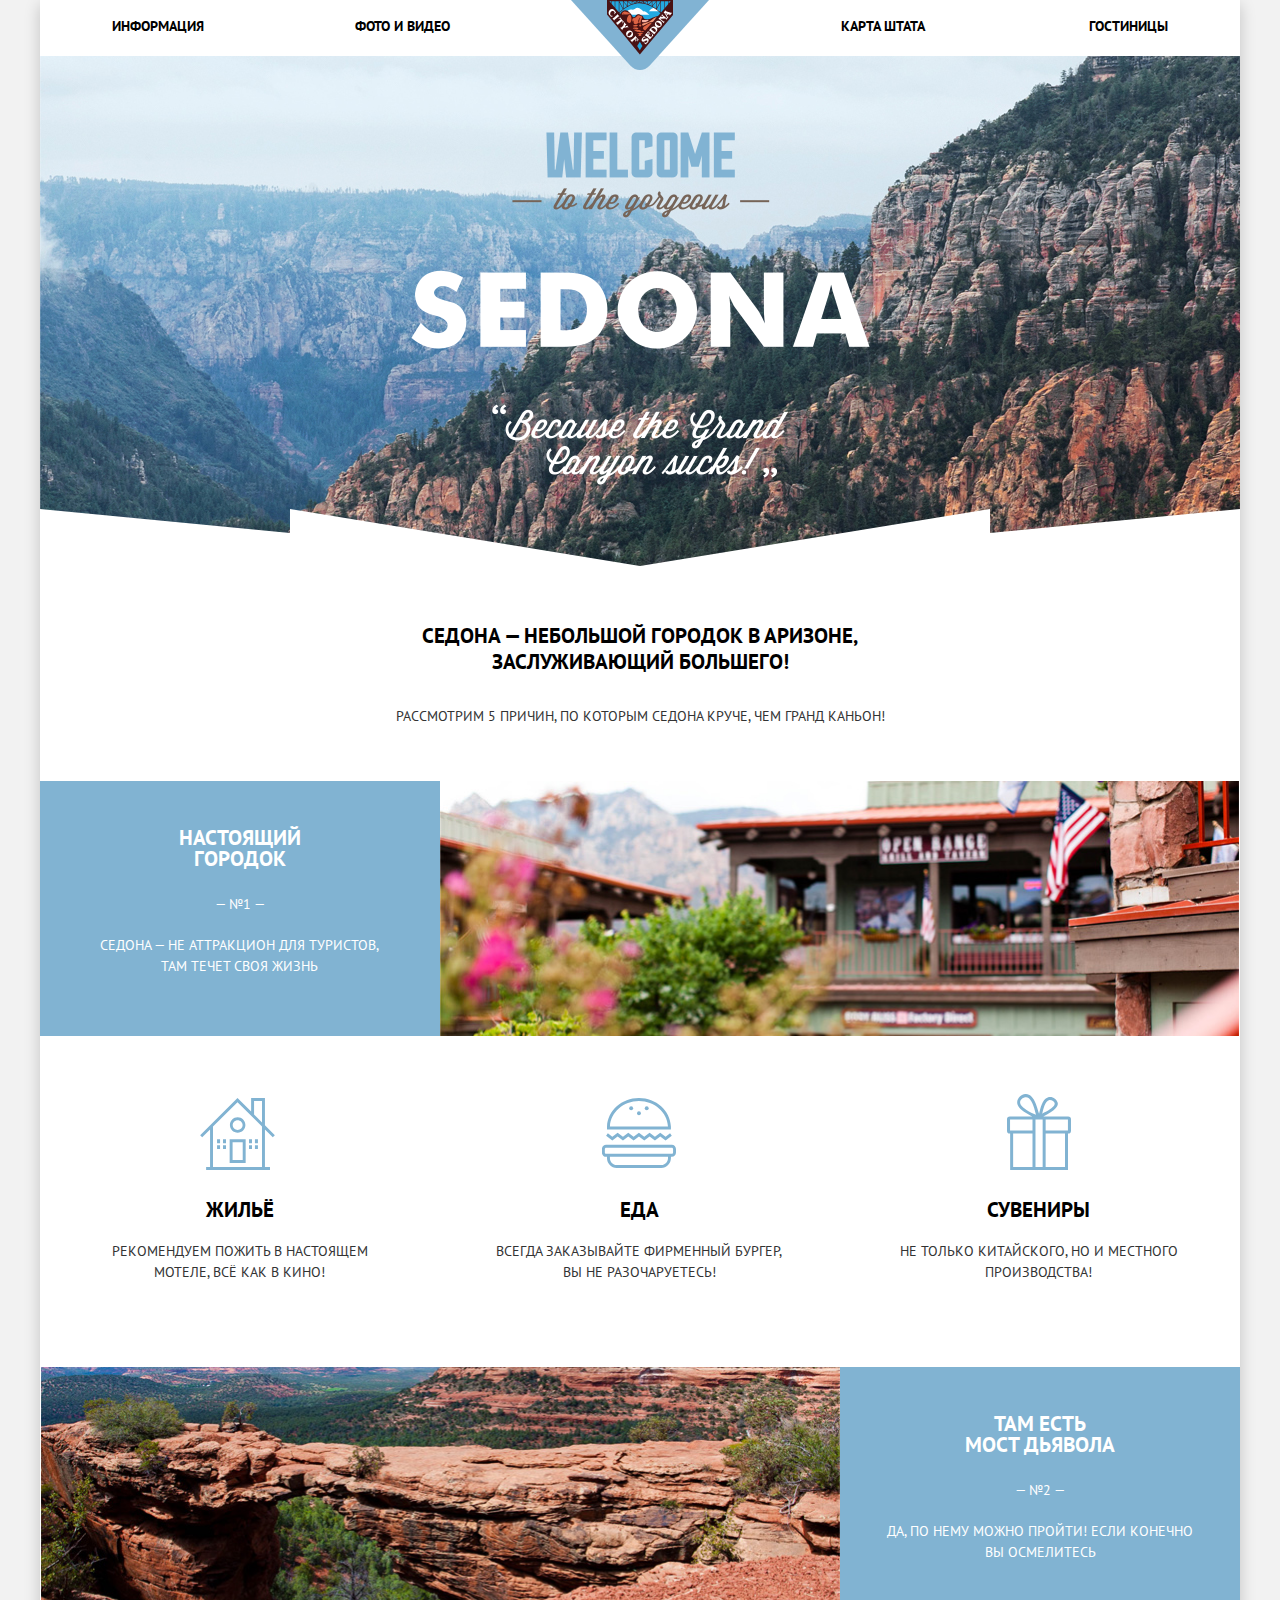
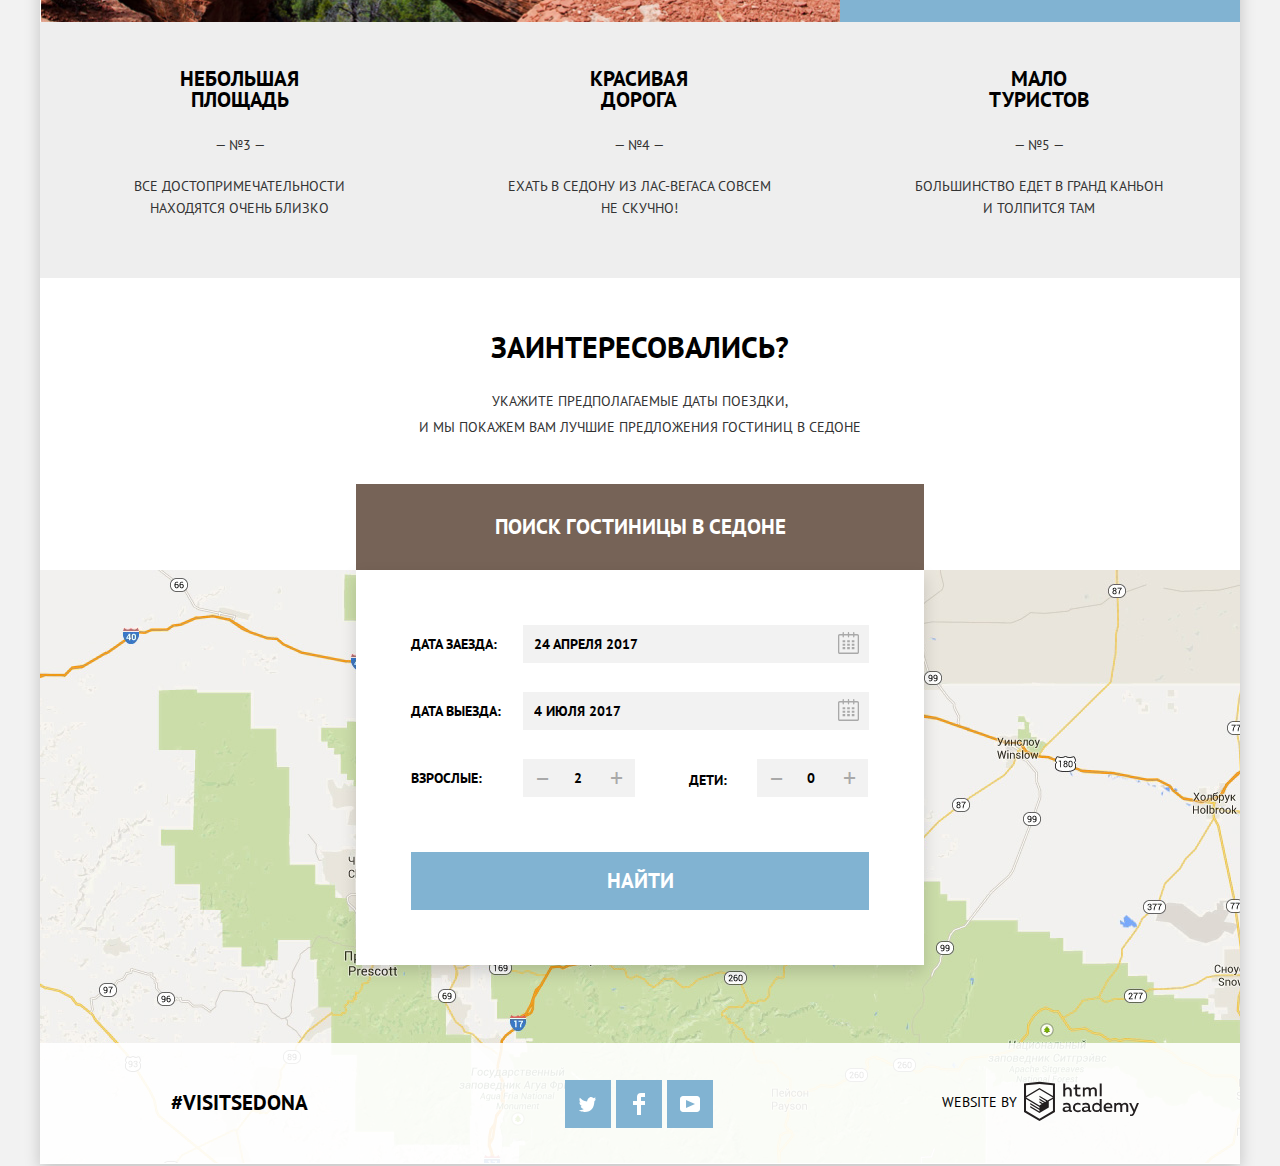
<file: index.html>
<!DOCTYPE html>
<html lang="ru">
  <head>
    <meta charset="utf-8">
    <title>HTML Academy: Седона</title>
    <link href="https://fonts.googleapis.com/css?family=PT+Sans:400,700&amp;subset=cyrillic" rel="stylesheet">
    <link href="css/normalize.css" rel="stylesheet">
    <link href="css/style.min.css" rel="stylesheet">
  </head>
  <body>
    <header class="main-header">
      <nav class="main-navigation">
        <a class="main-header-logo">
        <img src="img/logo-sedona.svg" width="138" height="71" alt="Логотип Sedona">
        </a>
        <ul class="site-navigation site-navigation-left">
          <li><a href="info.html">Информация</a></li>
          <li><a href="photo_and_video.html">Фото и Видео</a></li>
        </ul>
        <ul class="site-navigation site-navigation-right">
          <li><a href="map_of_state.html">Карта штата</a></li>
          <li><a href="hotels.html">Гостиницы</a></li>
        </ul>
      </nav>
    </header>
    <main class="container">
      <div class="background">
        <!--здесь располагаются картинки фона и маски -->
      </div>
      <h1 class="visually-hidden">Sedona</h1>
      <section class="slogan">
        <h2 class="slogan-main">Седона — небольшой городок в Аризоне,<br> заслуживающий большего! </h2>
        <p class="features-text">Рассмотрим 5 причин, по которым Седона круче, чем гранд каньон!</p>
      </section>
      <section class="features">
        <div class="index-columns">
          <ul class="features-list">
            <li class="feature-item-1">
              <div class="feature-item-blue">
                <h2>Настоящий городок</h2>
                <p>  — №1  —  <br>
                <p>Седона  — не аттракцион для туристов,<br>
                  там течет своя жизнь
                </p>
              </div>
              <div class="feature-item-image flag">
              </div>
              <ul class="feature-item-advantage">
                <li class="feature-item-advantage-house">
                  <h3 class="feature-item-advantage-header">Жильё</h3>
                  <p class="feature-item-advantage-text">Рекомендуем пожить в настоящем <br>
                    мотеле, всё как в кино!
                  </p>
                </li>
                <li class="feature-item-advantage-food">
                  <h3 class="feature-item-advantage-header">Еда</h3>
                  <p class="feature-item-advantage-text">Всегда заказывайте фирменный бургер, <br>
                    вы не разочаруетесь!
                  </p>
                </li>
                <li class="feature-item-advantage-souvenirs">
                  <h3 class="feature-item-advantage-header">Сувениры</h3>
                  <p class="feature-item-advantage-text">Не только китайского, но и местного <br>
                    производства!
                  </p>
                </li>
              </ul>
            </li>
            <li class="feature-item-2">
              <div class="feature-item-blue ">
                <h2>Там есть <br> мост дьявола</h2>
                <p class="feature-item-devil">  — №2  — </p>
                <p class="feature-item-devil">Да, по нему можно пройти! Если конечно<br>вы осмелитесь</p>
              </div>
              <div class="feature-item-image devil-bridge">
              </div>
            </li>
            <li class="other-items">
              <div class="feature-item-gray">
                <h2>Небольшая <br> площадь</h2>
                <p>  — №3  —  </p>
                <p class="feature-item-gray-text">Все достопримечательности </p>
                <p class="feature-item-gray-text">находятся очень близко </p>
              </div>
              <div class="feature-item-gray">
                <h2>Красивая <br> дорога</h2>
                <p>  — №4  —  </p>
                <p class="feature-item-gray-text">Ехать в Седону из Лас-Вегаса совсем </p>
                <p class="feature-item-gray-text">не скучно!</p>
              </div>
              <div class="feature-item-gray">
                <h2>Мало <br> туристов</h2>
                <p>  — №5  — </p>
                <p class="feature-item-gray-text">Большинство едет в Гранд Каньон</p>
                <p class="feature-item-gray-text">и толпится там</p>
              </div>
            </li>
          </ul>
        </div>
      </section>
      <section class="booking">
        <div class="booking-info-outline">
          <h2>Заинтересовались?</h2>
          <p class="booking-info">Укажите предполагаемые даты поездки,
          <p class="booking-info"> и мы покажем вам лучшие предложения гостиниц в Седоне</p>
        </div>
        <div class="booking-form-outline">
          <button type="button" class="booking-form-title" aria-label="Поиск гостиницы">Поиск гостиницы в Седоне</button>
          <form class="booking-form" action="https://echo.htmlacademy.ru" method="post">
            <p class="booking-item">
              <label class="arrival-date" for="arrival-input">Дата заезда:</label>
              <input id="arrival-input" type="text" name="date-in" value="24 АПРЕЛЯ 2017">
              <button type="button" class="booking-form-calendar" aria-label="выбрать дату">
                <svg class="calendar-icon" xmlns="http://www.w3.org/2000/svg" width="21" height="22" viewBox="0 0 21 22">
                  <title>Иконка календаря</title>
                  <path d="M19.251 2.025h-2.845V.648c0-.381-.294-.689-.656-.689-.363 0-.656.308-.656.689v1.377h-3.938V.648c0-.381-.294-.689-.655-.689-.363 0-.657.308-.657.689v1.377H5.906V.648c0-.381-.294-.689-.656-.689-.363 0-.657.308-.657.689v1.377H1.75C.784 2.025 0 2.847 0 3.862v16.302C0 21.179.784 22 1.75 22h17.501c.966 0 1.749-.821 1.749-1.836V3.862c0-1.015-.783-1.837-1.749-1.837zm.437 18.139a.448.448 0 0 1-.437.459H1.75a.45.45 0 0 1-.438-.459V3.862a.45.45 0 0 1 .438-.459h2.844v1.378c0 .381.294.689.657.689.362 0 .656-.308.656-.689V3.403h3.938v1.378c0 .381.294.689.657.689.361 0 .655-.308.655-.689V3.403h3.938v1.378c0 .381.293.689.656.689.362 0 .656-.308.656-.689V3.403h2.845c.241 0 .437.206.437.459v16.302z"/>
                  <path d="M4.594 8.225h2.625v2.066H4.594zM4.594 11.668h2.625v2.067H4.594zM4.594 15.112h2.625v2.066H4.594zM9.188 15.112h2.625v2.066H9.188zM9.188 11.668h2.625v2.067H9.188zM9.188 8.225h2.625v2.066H9.188zM13.781 15.112h2.625v2.066h-2.625zM13.781 11.668h2.625v2.067h-2.625zM13.781 8.225h2.625v2.066h-2.625z"/>
                </svg>
              </button>
            </p>
            <p class="booking-item">
              <label class="departure-date" for="departure-input">Дата выезда:</label>
              <input id="departure-input" type="text" name="date-out" value="4 ИЮЛЯ 2017">
              <button type="button" class="booking-form-calendar" aria-label="выбрать дату">
                <svg class="calendar-icon" xmlns="http://www.w3.org/2000/svg" width="21" height="22" viewBox="0 0 21 22">
                  <title>Иконка календаря</title>
                  <path d="M19.251 2.025h-2.845V.648c0-.381-.294-.689-.656-.689-.363 0-.656.308-.656.689v1.377h-3.938V.648c0-.381-.294-.689-.655-.689-.363 0-.657.308-.657.689v1.377H5.906V.648c0-.381-.294-.689-.656-.689-.363 0-.657.308-.657.689v1.377H1.75C.784 2.025 0 2.847 0 3.862v16.302C0 21.179.784 22 1.75 22h17.501c.966 0 1.749-.821 1.749-1.836V3.862c0-1.015-.783-1.837-1.749-1.837zm.437 18.139a.448.448 0 0 1-.437.459H1.75a.45.45 0 0 1-.438-.459V3.862a.45.45 0 0 1 .438-.459h2.844v1.378c0 .381.294.689.657.689.362 0 .656-.308.656-.689V3.403h3.938v1.378c0 .381.294.689.657.689.361 0 .655-.308.655-.689V3.403h3.938v1.378c0 .381.293.689.656.689.362 0 .656-.308.656-.689V3.403h2.845c.241 0 .437.206.437.459v16.302z"/>
                  <path d="M4.594 8.225h2.625v2.066H4.594zM4.594 11.668h2.625v2.067H4.594zM4.594 15.112h2.625v2.066H4.594zM9.188 15.112h2.625v2.066H9.188zM9.188 11.668h2.625v2.067H9.188zM9.188 8.225h2.625v2.066H9.188zM13.781 15.112h2.625v2.066h-2.625zM13.781 11.668h2.625v2.067h-2.625zM13.781 8.225h2.625v2.066h-2.625z"/>
                </svg>
              </button>
            </p>
            <div class="guests">
              <p class="adults">
                <label for="adults-guests">Взрослые:</label>
                <span class="number-of-people">
                <button type="button" class="booking-form-minus" aria-label= "уменьшить число взрослых">&ndash;
                </button>
                <input id="adults-guests" type="text" name="guests" value="2">
                <button type="button" class="booking-form-plus" aria-label="увеличить число взрослых">+</button>
                </span>
              </p>
              <p class="children">
                <label for="children-guests">Дети:</label>
                <span class="number-of-people">
                <button type="button" class="booking-form-minus" aria-label="уменьшить число детей">&ndash;</button>
                <input id="children-guests" type="text" name="kids-guests" value="0">
                <button type="button" class="booking-form-plus" aria-label="увеличить число детей">+</button>
                </span>
              </p>
            </div>
            <button type="submit" class="button">Найти</button>
          </form>
        </div>
      </section>
    </main>
    <div class="map">
      <iframe src="https://www.google.com/maps/embed?pb=!1m18!1m12!1m3!1d52385.18050594561!2d-111.830157828066!3d34.85437338108078!2m3!1f0!2f0!3f0!3m2!1i1024!2i768!4f13.1!3m3!1m2!1s0x872da132f942b00d%3A0x5548c523fa6c8efd!2z0KHQtdC00L7QvdCwLCDQkNGA0LjQt9C-0L3QsCA4NjMzNiwg0KHQqNCQ!5e0!3m2!1sru!2sru!4v1537289877842" width="1200" height="593" allowfullscreen></iframe>
    </div>
    <footer class="main-footer">
      <div class="footer-hashtag">
        <a class="hastag" href="https://www.instagram.com/htmlacademy">#visitSEDONA</a>
      </div>
      <div class="footer-social">
        <ul class="social-outline">
          <li>
            <a class="social-button" href="https://twitter.com/htmlacademy_ru">
              <span class="visually-hidden">Twitter</span>
              <svg xmlns="http://www.w3.org/2000/svg" xmlns:xlink="http://www.w3.org/1999/xlink" width="17" height="15" viewBox="0 0 17 15">
                <path fill="#FFF" d="M10.95.144c1.685-.496 2.984.27 3.577 1.179.673-.231 1.331-.481 2.011-.708a2.345 2.345 0 0 1-.857 1.768c.685.17 1.304-.491 1.304-.491-.169 1-1.006 1.788-1.563 2.024-.231 6.75-3.175 11.217-10.077 11.082h-.446c-.41 0-4.164-.46-4.898-1.887 2.271.196 3.893-.422 4.693-1.177-.96-.3-2.679-.477-2.979-2.95.349.106.564.228 1.19.119C1.705 8.247.374 7.53.448 5.33c.285.328 1.067.536 1.34.472C1.085 5.561-.182 2.442.894.85c1.818 1.854 3.735 3.606 7.152 3.773C8.254 2.33 9.183.793 10.95.144z"/>
              </svg>
            </a>
          </li>
          <li>
            <a class="social-button" href="https://www.facebook.com/htmlacademy">
              <span class="visually-hidden">Facebook</span>
              <svg xmlns="http://www.w3.org/2000/svg" width="12" height="22" viewBox="0 0 12 22">
                <path fill="#FFF" d="M12 4V0H8a4 4 0 0 0-4 4v4H0v4h4v10h4V12h4V8H8V4h4z"/>
              </svg>
            </a>
          </li>
          <li>
            <a class="social-button" href="https://www.youtube.com/user/htmlacademyru">
              <span class="visually-hidden">YouTube</span>
              <svg xmlns="http://www.w3.org/2000/svg" xmlns:xlink="http://www.w3.org/1999/xlink" width="20" height="16" viewBox="0 0 20 16">
                <path fill="#FFF" d="M17 0H3C1.35 0 0 1.35 0 3v10c0 1.65 1.35 3 3 3h14c1.65 0 3-1.35 3-3V3c0-1.65-1.35-3-3-3zM6.027 11.998V4.002L15.014 8l-8.987 3.998z"/>
              </svg>
            </a>
          </li>
        </ul>
      </div>
      <p class="footer-copyright">
        <span class="website-by">Website by</span>
        <a class="icon-copyright" href="https://htmlacademy.ru/intensive/htmlcss">
          <span class="visually-hidden">HTMLACADEMY</span>
          <svg id="Layer_1" data-name="Layer 1" xmlns="http://www.w3.org/2000/svg" width="115" height="41" viewBox="0 0 108.08 36.85">
            <path d="M44.61,26.88a2,2,0,0,0,.55-0.1v1.33a3.25,3.25,0,0,1-1.18.21,1.67,1.67,0,0,1-1.67-1,4.84,4.84,0,0,1-3.14,1.08c-1.51,0-2.91-.83-2.91-2.55,0-2.13,2-2.79,3.71-2.79a11.08,11.08,0,0,1,2.17.25v-0.3c0-1-.76-1.77-2.19-1.77a7.42,7.42,0,0,0-3,.64v-1.7a10.21,10.21,0,0,1,3.19-.55c2.36,0,3.81,1.12,3.81,3.65v3a0.54,0.54,0,0,0,.49.59h0.17Zm-6.44-1.13A1.35,1.35,0,0,0,39.63,27h0.11a3.39,3.39,0,0,0,2.41-1V24.58a9.72,9.72,0,0,0-1.81-.21c-1,0-2.16.33-2.16,1.38h0Zm12.36-6.11a5,5,0,0,1,2.57.64V22a4.08,4.08,0,0,0-2.3-.7,2.75,2.75,0,1,0,0,5.49,5,5,0,0,0,2.43-.64v1.71a6.27,6.27,0,0,1-2.76.57A4.21,4.21,0,0,1,46,24.51q0-.21,0-0.41a4.32,4.32,0,0,1,4.18-4.46h0.38Zm12.17,7.24a2,2,0,0,0,.55-0.1v1.33a3.25,3.25,0,0,1-1.18.21,1.67,1.67,0,0,1-1.67-1,4.84,4.84,0,0,1-3.14,1.08c-1.51,0-2.91-.83-2.91-2.55,0-2.13,2-2.79,3.71-2.79a11.08,11.08,0,0,1,2.17.25v-0.3c0-1-.76-1.77-2.19-1.77a7.42,7.42,0,0,0-3,.64v-1.7a10.21,10.21,0,0,1,3.19-.55c2.36,0,3.81,1.12,3.81,3.65v3a0.54,0.54,0,0,0,.49.59h0.17Zm-6.44-1.13A1.35,1.35,0,0,0,57.73,27h0.11a3.39,3.39,0,0,0,2.41-1V24.58a9.72,9.72,0,0,0-1.81-.21c-1.06,0-2.16.33-2.16,1.38h0ZM73,16V28.2H71.35V26.88a3.88,3.88,0,0,1-3.19,1.54,4.4,4.4,0,0,1,0-8.78,3.81,3.81,0,0,1,3,1.3V16H73Zm-4.53,5.22a2.76,2.76,0,1,0,0,5.52A2.86,2.86,0,0,0,71.15,25V23A2.91,2.91,0,0,0,68.49,21.27ZM79,19.64c3.31,0,4.46,2.68,3.92,5.09H76.7c0.21,1.5,1.67,2.11,3.19,2.11a6.11,6.11,0,0,0,2.64-.59v1.6a7.14,7.14,0,0,1-3,.57C77,28.42,74.78,27,74.78,24a4.18,4.18,0,0,1,4-4.39H79Zm0.09,1.54a2.28,2.28,0,0,0-2.44,2.1v0.06H81.3A2,2,0,0,0,79.13,21.18Zm5.73,7V19.87h1.65v1a3.81,3.81,0,0,1,2.78-1.27A2.86,2.86,0,0,1,91.89,21a4.12,4.12,0,0,1,2.91-1.33A3.06,3.06,0,0,1,98,23V28.2h-1.9V23.05a1.59,1.59,0,0,0-1.42-1.75H94.42a2.8,2.8,0,0,0-2.07,1.12V28.2h-1.9V23.05A1.59,1.59,0,0,0,89,21.31H88.8a3,3,0,0,0-2.21,1.29v5.63H84.86Zm21.31-8.33h1.9l-3.91,9.46c-0.9,2.17-2.09,2.86-3.35,2.86a4.76,4.76,0,0,1-1.1-.14V30.46a2.86,2.86,0,0,0,.85.12c0.9,0,1.58-.64,2.07-1.9l0.17-.42-4-8.4h2l2.86,6.29ZM38.73,1.46V6.22a3.81,3.81,0,0,1,2.7-1.14,3.25,3.25,0,0,1,3.44,3.4v5.15H43V8.72a1.81,1.81,0,0,0-1.61-2h-0.3a2.93,2.93,0,0,0-2.32,1.39v5.52h-1.9V1.46h1.9ZM49.94,2.31v3h3V6.91h-3v3.81c0,1.1.5,1.46,1.58,1.46a4.49,4.49,0,0,0,1.69-.33v1.6A6.8,6.8,0,0,1,51,13.8a2.55,2.55,0,0,1-2.86-2.74V6.89H46.58V5.26h1.5V2.74Zm5.4,11.31V5.28H57v1A3.81,3.81,0,0,1,59.77,5a2.86,2.86,0,0,1,2.6,1.33A4.12,4.12,0,0,1,65.28,5,3.06,3.06,0,0,1,68.44,8.4v5.21h-1.9V8.46a1.59,1.59,0,0,0-1.42-1.75H64.89a2.8,2.8,0,0,0-2.07,1.12v5.78h-1.9V8.46A1.59,1.59,0,0,0,59.5,6.71H59.27A3,3,0,0,0,57.06,8v5.63H55.34ZM71.17,1.45H73V13.6H71.17V1.45ZM14.71,0H14.55L0,1.54V28.21l14.55,8.66,14.55-8.66V1.54Zm12.5,27.1L14.55,34.64,1.9,27.12V16.18l12.59,7.5V25L5.86,19.9v1.31l8.68,5.21v1.39L5.87,22.65V24l8.68,5.21,8.75-5.24V18.31L27.2,16V27.12Zm0-12.53-3.48,2-1.6,1L14.51,13v1.31L21,18.23H21l-0.14.09-1,.54-5.37-3.2V17l4.24,2.52-1,.67-3.2-1.9v1.31l2.1,1.24L14.5,22.1,2,14.65,14.51,7.11Zm0-1.32L14.49,5.76,1.91,13.25v-10L14.56,1.92,27.21,3.25v10h0Z" transform="translate(0 -0.02)" fill="#231f20"/>
          </svg>
        </a>
      </p>
    </footer>
    <script src="js/script.min.js"></script>
  </body>
</html>
</file>
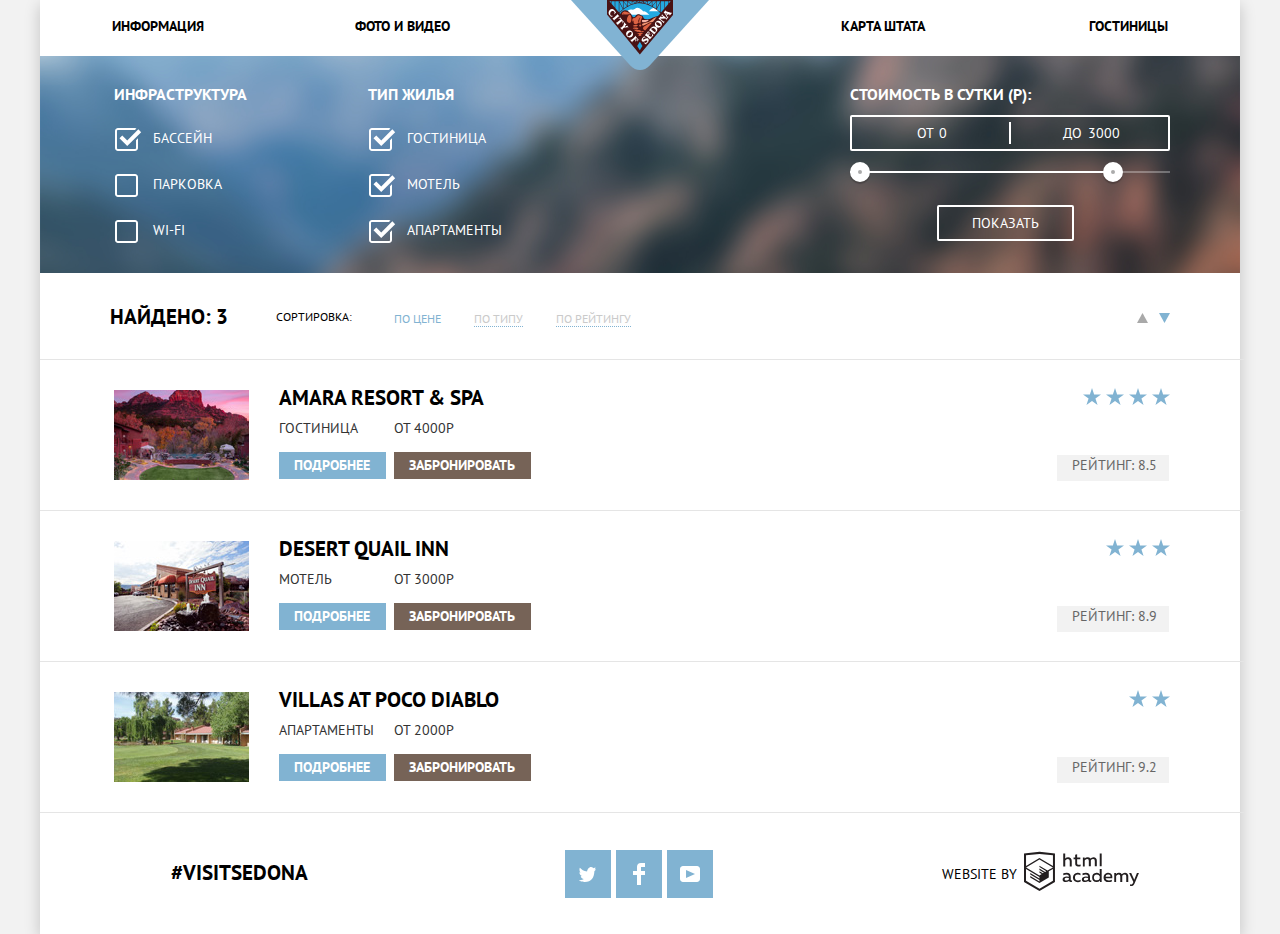
<file: hotels.html>
<!DOCTYPE html>
<html lang="ru">
  <head>
    <meta charset="utf-8">
    <title>HTML Academy: Седона</title>
    <link href="https://fonts.googleapis.com/css?family=PT+Sans:400,700&amp;subset=cyrillic" rel="stylesheet">
    <link href="css/normalize.css" rel="stylesheet">
    <link href="css/style.min.css" rel="stylesheet">
  </head>
  <body class="inner-page">
    <header class="main-header">
      <nav class="main-navigation">
        <a class="main-header-logo" href="index.html">
        <img src="img/logo-sedona.svg" width="138" height="71" alt="Логотип Sedona">
        </a>
        <ul class="site-navigation site-navigation-left">
          <li><a href="info.html">Информация</a></li>
          <li><a href="photo_and_video.html">Фото и Видео</a></li>
        </ul>
        <ul class="site-navigation site-navigation-right">
          <li><a href="map_of_state.html">Карта штата</a></li>
          <li><a href="hotels.html">Гостиницы</a></li>
        </ul>
      </nav>
    </header>
    <main class="content">
      <section class="filters">
        <h1 class="visually-hidden"> Фильтры жилья </h1>
        <form class="filter" method="get" action="https://echo.htmlacademy.ru">
          <div class="infrastructure">
            <fieldset>
              <legend>Инфраструктура</legend>
              <ul class="filter-ul">
                <li class="filter-option">
                  <input class="filter-input filter-input-checkbox visually-hidden" type="checkbox" name="pool" id="filter-pool" checked>
                  <label for="filter-pool">Бассейн</label>
                </li>
                <li class="filter-option">
                  <input class="filter-input filter-input-checkbox visually-hidden" type="checkbox" name="parking" id="filter-parking">
                  <label for="filter-parking">Парковка</label>
                </li>
                <li class="filter-option">
                  <input class=" filter-input filter-input-checkbox visually-hidden" type="checkbox" name="wi-fi" id="filter-wifi">
                  <label for="filter-wifi">WI-FI</label>
                </li>
              </ul>
            </fieldset>
          </div>
          <div class="accommodation">
            <fieldset>
              <legend>Тип жилья</legend>
              <ul class="filter-ul">
                <li class="filter-option">
                  <input class=" filter-input filter-input-checkbox visually-hidden" type="checkbox" name="hotel" id="filter-hotel" checked>
                  <label for="filter-hotel">Гостиница</label>
                </li>
                <li class="filter-option">
                  <input class=" filter-input filter-input-checkbox visually-hidden" type="checkbox" name="motel" id="filter-motel" checked>
                  <label for="filter-motel">Мотель</label>
                </li>
                <li class="filter-option">
                  <input class=" filter-input filter-input-checkbox visually-hidden" type="checkbox" name="apartments" id="filter-apartments" checked>
                  <label for="filter-apartments">Апартаменты</label>
                </li>
              </ul>
            </fieldset>
          </div>
          <div class="price-filter">
            <div class="filter-range-title">Стоимость в сутки (р):</div>
            <div class="price-controls">
              <label class="min-price">от <input type="text" name="min-price" value="0"></label>
              <label class="max-price">до <input type="text" name="max-price" value="3000"></label>
            </div>
            <div class="range-controls">
              <div class="scale">
                <div class="bar"></div>
              </div>
              <div class="range-toggle range-toggle-min" title="Ползунок минимальной цены"></div>
              <div class="range-toggle range-toggle-max" title="Ползунок максимальной цены"></div>
            </div>
            <button class="btn-transparent" type="submit">Показать</button>
          </div>
        </form>
      </section>
      <section class="sorting">
        <h2 class="finded">Найдено: 3</h2>
        <p class="sort-type"> Сортировка:</p>
        <ul class="sorting-list">
          <li> <a class="sorting-price sorting-active" href="#">По цене</a></li>
          <li> <a class="sorting-type sorting-disabled" href="#">По типу</a></li>
          <li> <a class="sorting-rating sorting-disabled" href="#">По рейтингу</a></li>
        </ul>
        <p class="sorting-switch">
          <a class="sorting-switch-up up-disabled" title="Иконка сорртировки по возрастанию" href="#">
            <svg xmlns="http://www.w3.org/2000/svg" width="11" height="10" viewBox="0 0 11 10">
              <path fill="#231F20" d="M5.5 0L0 10h11z"/>
            </svg>
          </a>
          <a class="sorting-switch-down down-active" title="Иконка сорртировки по убыванию" href="#">
            <svg xmlns="http://www.w3.org/2000/svg" width="11"       height="10" viewBox="0 0 11 10">
              <path fill="#231F20" d="M5.5 10L0 0h11"/>
            </svg>
          </a>
        </p>
      </section>
      <section class="hotels-list">
        <h2 class="visually-hidden">Гостиницы</h2>
        <ul class="catalog-list">
          <li class="catalog-item">
            <p class="catalog-item-image">
              <a href="catalog-item.html">
              <img src="img/product-1.jpg" width="135" height="90" alt="Amara Resort & Spa">
              </a>
            </p>
            <div class="catalog-item-description">
              <h3 class="description-outline">
                <a href="#">
                <span class="catalog-item-title">Amara Resort & Spa</span>
                </a>
              </h3>
              <div class="catalog-item-spans">
                <span class="catalog-item-category">Гостиница</span>
                <span class="catalog-item-price">от 4000р</span>
              </div>
              <div class="catalog-item-details">
                <a class="button-details" href="#">Подробнее</a>
                <a class="button-booking" href="#">Забронировать</a>
              </div>
            </div>
            <div class="rating-outline">
              <p class="stars">
                <svg xmlns="http://www.w3.org/2000/svg" width="18" height="17" viewBox="0 0 18 17">
                  <path fill="#81B3D2" d="M9.002 0l2.126 6.494h6.877l-5.564 4.012L14.566 17l-5.564-4.013L3.438 17l2.126-6.494L0 6.494h6.878z"/>
                </svg>
                <svg xmlns="http://www.w3.org/2000/svg" width="18" height="17" viewBox="0 0 18 17">
                  <path fill="#81B3D2" d="M9.002 0l2.126 6.494h6.877l-5.564 4.012L14.566 17l-5.564-4.013L3.438 17l2.126-6.494L0 6.494h6.878z"/>
                </svg>
                <svg xmlns="http://www.w3.org/2000/svg" width="18" height="17" viewBox="0 0 18 17">
                  <path fill="#81B3D2" d="M9.002 0l2.126 6.494h6.877l-5.564 4.012L14.566 17l-5.564-4.013L3.438 17l2.126-6.494L0 6.494h6.878z"/>
                </svg>
                <svg xmlns="http://www.w3.org/2000/svg" width="18" height="17" viewBox="0 0 18 17">
                  <path fill="#81B3D2" d="M9.002 0l2.126 6.494h6.877l-5.564 4.012L14.566 17l-5.564-4.013L3.438 17l2.126-6.494L0 6.494h6.878z"/>
                </svg>
              </p>
              <p class="rating">Рейтинг: 8.5</p>
            </div>
          </li>
          <li class="catalog-item">
            <p class="catalog-item-image">
              <a href="catalog-item.html">
              <img src="img/product-2.jpg" width="135" height="90" alt="Desert Quail Inn">
              </a>
            </p>
            <div class="catalog-item-description">
              <h3 class="description-outline">
                <a href="#">
                <span class="catalog-item-title">Desert Quail Inn</span>
                </a>
              </h3>
              <div class="catalog-item-spans">
                <span class="catalog-item-category">Мотель</span>
                <span class="catalog-item-price">от 3000р</span>
              </div>
              <div class="catalog-item-details">
                <a class="button-details" href="#"> Подробнее</a>
                <a class="button-booking" href="#">Забронировать</a>
              </div>
            </div>
            <div class="rating-outline">
              <p class="stars">
                <svg xmlns="http://www.w3.org/2000/svg" width="18" height="17" viewBox="0 0 18 17">
                  <path fill="#81B3D2" d="M9.002 0l2.126 6.494h6.877l-5.564 4.012L14.566 17l-5.564-4.013L3.438 17l2.126-6.494L0 6.494h6.878z"/>
                </svg>
                <svg xmlns="http://www.w3.org/2000/svg" width="18" height="17" viewBox="0 0 18 17">
                  <path fill="#81B3D2" d="M9.002 0l2.126 6.494h6.877l-5.564 4.012L14.566 17l-5.564-4.013L3.438 17l2.126-6.494L0 6.494h6.878z"/>
                </svg>
                <svg xmlns="http://www.w3.org/2000/svg" width="18" height="17" viewBox="0 0 18 17">
                  <path fill="#81B3D2" d="M9.002 0l2.126 6.494h6.877l-5.564 4.012L14.566 17l-5.564-4.013L3.438 17l2.126-6.494L0 6.494h6.878z"/>
                </svg>
              </p>
              <p class="rating">Рейтинг: 8.9</p>
            </div>
          </li>
          <li class="catalog-item">
            <p class="catalog-item-image">
              <a href="catalog-item.html">
              <img src="img/product-3.jpg" width="135" height="90" alt="Villas At Poco Diablo">
              </a>
            </p>
            <div class="catalog-item-description">
              <h3 class="description-outline">
                <a href="#">
                <span class="catalog-item-title">Villas At Poco Diablo</span>
                </a>
              </h3>
              <div class="catalog-item-spans">
                <span class="catalog-item-category">Апартаменты</span>
                <span class="catalog-item-price">от 2000р</span>
              </div>
              <div class="catalog-item-details">
                <a class="button-details" href="#"> Подробнее</a>
                <a class="button-booking" href="#">Забронировать</a>
              </div>
            </div>
            <div class="rating-outline">
              <p class="stars">
                <svg xmlns="http://www.w3.org/2000/svg" width="18" height="17" viewBox="0 0 18 17">
                  <path fill="#81B3D2" d="M9.002 0l2.126 6.494h6.877l-5.564 4.012L14.566 17l-5.564-4.013L3.438 17l2.126-6.494L0 6.494h6.878z"/>
                </svg>
                <svg xmlns="http://www.w3.org/2000/svg" width="18" height="17" viewBox="0 0 18 17">
                  <path fill="#81B3D2" d="M9.002 0l2.126 6.494h6.877l-5.564 4.012L14.566 17l-5.564-4.013L3.438 17l2.126-6.494L0 6.494h6.878z"/>
                </svg>
              </p>
              <p class="rating">Рейтинг: 9.2</p>
            </div>
          </li>
        </ul>
      </section>
    </main>
    <footer class="main-footer">
      <div class="footer-hashtag">
        <a class="hastag" href="https://www.instagram.com/htmlacademy">#visitSEDONA</a>
      </div>
      <div class="footer-social">
        <ul class="social-outline">
          <li>
            <a class="social-button" href="https://twitter.com/htmlacademy_ru">
              <span class="visually-hidden">Twitter</span>
              <svg xmlns="http://www.w3.org/2000/svg" xmlns:xlink="http://www.w3.org/1999/xlink" width="17" height="15" viewBox="0 0 17 15">
                <path fill="#FFF" d="M10.95.144c1.685-.496 2.984.27 3.577 1.179.673-.231 1.331-.481 2.011-.708a2.345 2.345 0 0 1-.857 1.768c.685.17 1.304-.491 1.304-.491-.169 1-1.006 1.788-1.563 2.024-.231 6.75-3.175 11.217-10.077 11.082h-.446c-.41 0-4.164-.46-4.898-1.887 2.271.196 3.893-.422 4.693-1.177-.96-.3-2.679-.477-2.979-2.95.349.106.564.228 1.19.119C1.705 8.247.374 7.53.448 5.33c.285.328 1.067.536 1.34.472C1.085 5.561-.182 2.442.894.85c1.818 1.854 3.735 3.606 7.152 3.773C8.254 2.33 9.183.793 10.95.144z"/>
              </svg>
            </a>
          </li>
          <li>
            <a class="social-button" href="https://www.facebook.com/htmlacademy">
              <span class="visually-hidden">Facebook</span>
              <svg xmlns="http://www.w3.org/2000/svg" width="12" height="22" viewBox="0 0 12 22">
                <path fill="#FFF" d="M12 4V0H8a4 4 0 0 0-4 4v4H0v4h4v10h4V12h4V8H8V4h4z"/>
              </svg>
            </a>
          </li>
          <li>
            <a class="social-button" href="https://www.youtube.com/user/htmlacademyru">
              <span class="visually-hidden">YouTube</span>
              <svg xmlns="http://www.w3.org/2000/svg" xmlns:xlink="http://www.w3.org/1999/xlink" width="20" height="16" viewBox="0 0 20 16">
                <path fill="#FFF" d="M17 0H3C1.35 0 0 1.35 0 3v10c0 1.65 1.35 3 3 3h14c1.65 0 3-1.35 3-3V3c0-1.65-1.35-3-3-3zM6.027 11.998V4.002L15.014 8l-8.987 3.998z"/>
              </svg>
            </a>
          </li>
        </ul>
      </div>
      <p class="footer-copyright">
        Website by
        <a class="icon-copyright" href="https://htmlacademy.ru/intensive/htmlcss">
          <span class="visually-hidden">HTMLACADEMY</span>
          <svg id="Layer_1" data-name="Layer 1" xmlns="http://www.w3.org/2000/svg" width="115" height="41" viewBox="0 0 108.08 36.85">
            <path d="M44.61,26.88a2,2,0,0,0,.55-0.1v1.33a3.25,3.25,0,0,1-1.18.21,1.67,1.67,0,0,1-1.67-1,4.84,4.84,0,0,1-3.14,1.08c-1.51,0-2.91-.83-2.91-2.55,0-2.13,2-2.79,3.71-2.79a11.08,11.08,0,0,1,2.17.25v-0.3c0-1-.76-1.77-2.19-1.77a7.42,7.42,0,0,0-3,.64v-1.7a10.21,10.21,0,0,1,3.19-.55c2.36,0,3.81,1.12,3.81,3.65v3a0.54,0.54,0,0,0,.49.59h0.17Zm-6.44-1.13A1.35,1.35,0,0,0,39.63,27h0.11a3.39,3.39,0,0,0,2.41-1V24.58a9.72,9.72,0,0,0-1.81-.21c-1,0-2.16.33-2.16,1.38h0Zm12.36-6.11a5,5,0,0,1,2.57.64V22a4.08,4.08,0,0,0-2.3-.7,2.75,2.75,0,1,0,0,5.49,5,5,0,0,0,2.43-.64v1.71a6.27,6.27,0,0,1-2.76.57A4.21,4.21,0,0,1,46,24.51q0-.21,0-0.41a4.32,4.32,0,0,1,4.18-4.46h0.38Zm12.17,7.24a2,2,0,0,0,.55-0.1v1.33a3.25,3.25,0,0,1-1.18.21,1.67,1.67,0,0,1-1.67-1,4.84,4.84,0,0,1-3.14,1.08c-1.51,0-2.91-.83-2.91-2.55,0-2.13,2-2.79,3.71-2.79a11.08,11.08,0,0,1,2.17.25v-0.3c0-1-.76-1.77-2.19-1.77a7.42,7.42,0,0,0-3,.64v-1.7a10.21,10.21,0,0,1,3.19-.55c2.36,0,3.81,1.12,3.81,3.65v3a0.54,0.54,0,0,0,.49.59h0.17Zm-6.44-1.13A1.35,1.35,0,0,0,57.73,27h0.11a3.39,3.39,0,0,0,2.41-1V24.58a9.72,9.72,0,0,0-1.81-.21c-1.06,0-2.16.33-2.16,1.38h0ZM73,16V28.2H71.35V26.88a3.88,3.88,0,0,1-3.19,1.54,4.4,4.4,0,0,1,0-8.78,3.81,3.81,0,0,1,3,1.3V16H73Zm-4.53,5.22a2.76,2.76,0,1,0,0,5.52A2.86,2.86,0,0,0,71.15,25V23A2.91,2.91,0,0,0,68.49,21.27ZM79,19.64c3.31,0,4.46,2.68,3.92,5.09H76.7c0.21,1.5,1.67,2.11,3.19,2.11a6.11,6.11,0,0,0,2.64-.59v1.6a7.14,7.14,0,0,1-3,.57C77,28.42,74.78,27,74.78,24a4.18,4.18,0,0,1,4-4.39H79Zm0.09,1.54a2.28,2.28,0,0,0-2.44,2.1v0.06H81.3A2,2,0,0,0,79.13,21.18Zm5.73,7V19.87h1.65v1a3.81,3.81,0,0,1,2.78-1.27A2.86,2.86,0,0,1,91.89,21a4.12,4.12,0,0,1,2.91-1.33A3.06,3.06,0,0,1,98,23V28.2h-1.9V23.05a1.59,1.59,0,0,0-1.42-1.75H94.42a2.8,2.8,0,0,0-2.07,1.12V28.2h-1.9V23.05A1.59,1.59,0,0,0,89,21.31H88.8a3,3,0,0,0-2.21,1.29v5.63H84.86Zm21.31-8.33h1.9l-3.91,9.46c-0.9,2.17-2.09,2.86-3.35,2.86a4.76,4.76,0,0,1-1.1-.14V30.46a2.86,2.86,0,0,0,.85.12c0.9,0,1.58-.64,2.07-1.9l0.17-.42-4-8.4h2l2.86,6.29ZM38.73,1.46V6.22a3.81,3.81,0,0,1,2.7-1.14,3.25,3.25,0,0,1,3.44,3.4v5.15H43V8.72a1.81,1.81,0,0,0-1.61-2h-0.3a2.93,2.93,0,0,0-2.32,1.39v5.52h-1.9V1.46h1.9ZM49.94,2.31v3h3V6.91h-3v3.81c0,1.1.5,1.46,1.58,1.46a4.49,4.49,0,0,0,1.69-.33v1.6A6.8,6.8,0,0,1,51,13.8a2.55,2.55,0,0,1-2.86-2.74V6.89H46.58V5.26h1.5V2.74Zm5.4,11.31V5.28H57v1A3.81,3.81,0,0,1,59.77,5a2.86,2.86,0,0,1,2.6,1.33A4.12,4.12,0,0,1,65.28,5,3.06,3.06,0,0,1,68.44,8.4v5.21h-1.9V8.46a1.59,1.59,0,0,0-1.42-1.75H64.89a2.8,2.8,0,0,0-2.07,1.12v5.78h-1.9V8.46A1.59,1.59,0,0,0,59.5,6.71H59.27A3,3,0,0,0,57.06,8v5.63H55.34ZM71.17,1.45H73V13.6H71.17V1.45ZM14.71,0H14.55L0,1.54V28.21l14.55,8.66,14.55-8.66V1.54Zm12.5,27.1L14.55,34.64,1.9,27.12V16.18l12.59,7.5V25L5.86,19.9v1.31l8.68,5.21v1.39L5.87,22.65V24l8.68,5.21,8.75-5.24V18.31L27.2,16V27.12Zm0-12.53-3.48,2-1.6,1L14.51,13v1.31L21,18.23H21l-0.14.09-1,.54-5.37-3.2V17l4.24,2.52-1,.67-3.2-1.9v1.31l2.1,1.24L14.5,22.1,2,14.65,14.51,7.11Zm0-1.32L14.49,5.76,1.91,13.25v-10L14.56,1.92,27.21,3.25v10h0Z" transform="translate(0 -0.02)" fill="#231f20"/>
          </svg>
        </a>
      </p>
    </footer>
  </body>
</html>
</file>
<file: css/style.min.css>
html{background-color:#f2f2f2}body{padding:0;width:1200px;margin:0 auto;font-family:"PT Sans",Arial,sans-serif;font-size:21px;line-height:21px;font-weight:700;color:#000;text-transform:uppercase;background-color:#fff;background-position:top center;-webkit-box-shadow:0 5px 15px 0 rgba(0,1,1,.2);box-shadow:0 5px 15px 0 rgba(0,1,1,.2)}a{text-decoration:none}img{max-width:100%;height:auto}.visually-hidden:not(:focus):not(:active),input[type=checkbox].visually-hidden,input[type=radio].visually-hidden{position:absolute;width:1px;height:1px;margin:-1px;border:0;padding:0;white-space:nowrap;clip:rect(0 0 0 0);overflow:hidden}.main-navigation{font-size:14px;line-height:21px;color:#fff;background-color:#fff;display:-webkit-box;display:-ms-flexbox;display:flex;margin:0 auto;-webkit-box-pack:center;-ms-flex-pack:center;justify-content:center;padding:0 72px}.main-header,.main-header-logo{margin:0;padding:0}.main-header-logo{position:absolute;z-index:2;width:138px;height:71px;-webkit-box-ordinal-group:1;-ms-flex-order:0;order:0;left:50%;-webkit-transform:translateX(-50%);-ms-transform:translateX(-50%);transform:translateX(-50%)}.site-navigation{display:-webkit-box;display:-ms-flexbox;display:flex;width:1200px;margin:0;list-style:none;-webkit-box-pack:justify;-ms-flex-pack:justify;justify-content:space-between}.site-navigation-left{text-align:left;margin-right:4%;padding:0;width:50%}.site-navigation-right{text-align:right;margin-left:4%;padding:0;width:50%}.site-navigation li{width:50%;margin:0;padding:16px 0 19px;color:#000}.site-navigation a{color:#000}.site-navigation a:hover{color:#81b3d2}.site-navigation a:focus{color:#b2b2b2}.site-navigation a:active{color:#766357}.container{margin:0 auto;padding:0}.background{width:1200px;height:510px;background-color:#81b3d2;background-image:url(../img/background-photo.jpg);position:relative;background-position-y:-56px}.background::after,.background::before{content:"";background-color:#fff;position:absolute;left:0}.background::before{background:url(../img/welcome.png) no-repeat;margin:auto;top:0;right:0;height:353px;width:459px;z-index:2;bottom:5px}.background::after{height:59px;width:1200px;background:url(../img/intro-mask.svg);bottom:0;z-index:5;margin-bottom:-2px}.slogan{margin:0 auto;padding:0;text-align:center}.slogan h2{margin:0;font-size:21px;line-height:26px;color:#000;font-weight:700;text-align:center;padding-top:57px;padding-bottom:35px}.features-text{font-size:14px;line-height:26px;font-weight:400;color:#333;margin:-7px;padding:0 0 59px}.feature-item-1,.feature-item-2,.features-list{width:100%;padding:0;display:-webkit-box;display:-ms-flexbox;display:flex;-ms-flex-wrap:wrap;flex-wrap:wrap}.features-list{-webkit-box-pack:center;-ms-flex-pack:center;justify-content:center;list-style:none;margin:0 auto}.feature-item-1,.feature-item-2{margin:0}.feature-item-2{-webkit-box-orient:horizontal;-webkit-box-direction:reverse;-ms-flex-direction:row-reverse;flex-direction:row-reverse}.feature-item-blue,.feature-item-blue h2{list-style:none;line-height:21px;color:#fff}.feature-item-blue{background-color:#81b3d2;background-position:0 0;background-repeat:repeat;padding:46px 0 64px;width:33.3%;text-align:center;vertical-align:middle;-webkit-box-sizing:border-box;box-sizing:border-box;font-size:14px;font-weight:400;margin:0}.feature-item-blue h2{font-size:21px;font-weight:700;max-width:200px;margin:0 auto}.feature-item-blue p{padding-top:11px;margin-bottom:-5px}.feature-item-image{margin:0;padding:0;width:66.6%;display:block}.devil-bridge,.flag{background-image:url(../img/flag.jpg);background-size:cover;background-repeat:no-repeat}.devil-bridge{background-image:url(../img/devil-bridge.jpg)}.feature-item-advantage{font-size:14px;line-height:21px;font-weight:400;color:#333;margin:0;padding:0;display:-webkit-box;display:-ms-flexbox;display:flex;width:100%;-ms-flex-wrap:wrap;flex-wrap:wrap;list-style:none}.feature-item-advantage li{padding-bottom:84px}.feature-item-advantage h3,.feature-item-gray h2{font-size:21px;line-height:21px;font-weight:700;color:#000}.feature-item-advantage h3{list-style:none;margin-top:7px}.feature-item-advantage-house{padding:0;margin:156px 0 0;width:33.3%;text-align:center;-webkit-box-ordinal-group:3;-ms-flex-order:2;order:2;position:relative}.feature-item-advantage-house::before{content:"";width:75px;height:72px;background-image:url(../img/icon-1.svg);background-repeat:no-repeat;position:absolute;top:-94px;left:40%}.feature-item-advantage-text{margin:0;padding:0}.feature-item-advantage-food,.feature-item-advantage-souvenirs{padding:0;margin:156px 0 0;width:33.3%;text-align:center;-webkit-box-ordinal-group:4;-ms-flex-order:3;order:3;position:relative}.feature-item-advantage-food::before,.feature-item-advantage-souvenirs::before{content:"";width:74px;height:70px;background-image:url(../img/icon-2.svg);background-repeat:no-repeat;position:absolute;left:50%;-webkit-transform:translateX(-50%);-ms-transform:translateX(-50%);transform:translateX(-50%);top:-94px}.feature-item-advantage-souvenirs{-webkit-box-ordinal-group:5;-ms-flex-order:4;order:4}.feature-item-advantage-souvenirs::before{width:64px;height:76px;background-image:url(../img/icon-3.svg);top:-98px}.other-items{width:100%;margin:0;padding:0;display:-webkit-box;display:-ms-flexbox;display:flex;-ms-flex-wrap:wrap;flex-wrap:wrap;list-style:none;background-color:#eee}.feature-item-gray,.feature-item-gray-text{font-size:14px;line-height:21px;font-weight:400;color:#333}.feature-item-gray{background-color:#eee;background-position:0 0;background-repeat:repeat;width:33.3%;padding-top:46px;padding-bottom:78px;text-align:center}.feature-item-gray h2{margin-bottom:25px;margin-top:0}.feature-item-gray-text{margin-bottom:-19px;margin-top:20px}.booking{width:100%;margin:0;padding:0}.booking h2{font-size:30px;line-height:36px;font-weight:700;color:#000;margin:0;padding:0}.booking-info-outline{margin:auto;padding-top:51px;padding-bottom:67px;text-align:center}.booking-info{font-size:14px;line-height:24px;font-weight:400;color:#333;text-align:center;padding:24px 0 0;margin:0 0 -22px}.booking-form-outline{margin:0 auto;text-align:center;position:relative}.booking-form-title{font-size:21px;line-height:26px;font-weight:700;color:#fff;background-color:#766357;width:568px;height:86px;border:0;text-transform:uppercase}.booking-form{position:absolute;z-index:1;background-color:#fff;padding:55px;left:50%;-webkit-transform:translateX(-50%);-ms-transform:translateX(-50%);transform:translateX(-50%);display:-webkit-box;display:-ms-flexbox;display:flex;-ms-flex-wrap:wrap;flex-wrap:wrap;width:568px;-webkit-box-sizing:border-box;box-sizing:border-box;-webkit-box-shadow:0 7px 15px 0 rgba(0,1,1,.15);box-shadow:0 7px 15px 0 rgba(0,1,1,.15)}.modal-show{display:none}.booking-form-title:hover{background-color:#604e43}.booking-form-title:active{color:rgba(255,255,255,.302);background-color:#503e33}.booking-item{width:100%;font-size:14px;line-height:26px;font-weight:700;color:#000;display:-webkit-box;display:-ms-flexbox;display:flex;-webkit-box-align:center;-ms-flex-align:center;align-items:center;-webkit-box-pack:justify;-ms-flex-pack:justify;justify-content:space-between;margin:0 0 29px;position:relative}.booking-item label{margin-right:18px;width:115px;text-align:left}.booking-form-calendar,.booking-item input{border:0;-webkit-box-sizing:border-box;box-sizing:border-box}.booking-item input{font-size:14px;line-height:26px;font-weight:700;color:#000;margin:0;padding-left:11px;width:420px;height:38px;background-color:#f2f2f2;position:relative}.booking-form-calendar{display:block;width:38px;height:36px;position:absolute;right:2px;top:2px;background-color:transparent}.calendar-icon path,.up-disabled path{fill:#a9a9a9}.booking-form-calendar:hover path{fill:#000}.booking-form-calendar:active path{fill:#81b3d2}.up-disabled:hover path{fill:#000}.down-active path,.up-disabled:active path{fill:#81b3d2}.down-active:hover path,.sorting-switch-up:hover image{fill:#000}.down-active:active path{fill:#81b3d2}.booking-item input:hover{background-color:#ebebeb;border:0}.booking-item input:focus{background-color:#fff;border:2px solid #ebebeb}.guests{display:-webkit-box;display:-ms-flexbox;display:flex}.adults,.adults input{font-size:14px;padding:0}.adults{line-height:26px;font-weight:700;color:#000;-ms-flex-negative:0;flex-shrink:0;width:228px;margin:0 50px 30px 0}.adults label{padding-right:41px;padding-top:6px}.adults input{border:0;background-color:#f2f2f2;width:38px;height:38px;margin:0 0 0 -2px}.adults,.children,.footer-social ul,.number-of-people{display:-webkit-box;display:-ms-flexbox;display:flex}.children{font-size:14px;line-height:26px;font-weight:700;color:#000;-ms-flex-negative:0;flex-shrink:0;width:178px;padding:0;margin:0 0 30px}.children label{padding-right:30px;padding-top:8px}.adults input,.children input,.footer-hashtag a{line-height:26px;font-weight:700;text-align:center;text-transform:uppercase;color:#000}.booking-form-minus,.children input{width:38px;height:38px;border:0;background-color:#f2f2f2}.children input{padding:0;margin:0 0 0 -3px;font-size:14px}.booking-form-minus{display:inline-block;font-size:26px;line-height:26px;color:#a9a9a9;vertical-align:baseline}.booking-form-minus:hover{font-size:26px;line-height:26px;color:#000;border:0}.booking-form-minus:active,.booking-form-plus{font-size:26px;line-height:26px;color:#81b3d2;border:0}.booking-form-plus{width:38px;height:38px;color:#a9a9a9;background-color:#f2f2f2}.booking-form-plus:active,.booking-form-plus:hover{font-size:26px;line-height:26px;color:#000;border:0}.booking-form-plus:active{color:#81b3d2}.button{font-size:21px;font-weight:700;background-color:#81b3d2;color:#fff;text-align:center;width:100%;height:58px;margin-top:25px;text-transform:uppercase;border:0}.button:hover{background-color:#669ec0}.button:active{opacity:.3;background-color:#5496bd}.main-footer{margin:0;text-align:center;display:-webkit-box;display:-ms-flexbox;display:flex;-ms-flex-wrap:wrap;flex-wrap:wrap;-webkit-box-pack:center;-ms-flex-pack:center;justify-content:center;-webkit-box-align:center;-ms-flex-align:center;align-items:center;color:#000;background-color:rgba(255,255,255,.9);z-index:10;position:relative;padding:35px 0 34px}.map{background-color:#cbdda9;background-image:url(../img/map.jpg);height:593px;margin-bottom:-120px}.filter fieldset,.map iframe{border:0}.footer-hashtag{width:33.3%;margin:0;text-align:center}.footer-hashtag a{font-size:21px;display:inline-block;padding-bottom:3px;vertical-align:baseline}.footer-social{width:33.3%;padding:0;margin:0 auto}.footer-social ul{list-style:none;-webkit-box-pack:justify;-ms-flex-pack:justify;justify-content:center;padding:0;margin:0 auto 0 -3px}.social-outline li{margin-right:5px}.social-outline li:last-child{margin-right:0}.footer-copyright,.social-button{display:-webkit-box;display:-ms-flexbox;display:flex;-webkit-box-align:center;-ms-flex-align:center;align-items:center;-webkit-box-pack:center;-ms-flex-pack:center;justify-content:center}.social-button{height:48px;background-color:#81b3d2;width:46px}.footer-copyright{text-transform:uppercase;font-size:14px;line-height:26px;font-weight:400;width:33.3%;text-align:center;margin:0;padding:0}.website-by{padding-bottom:4px}.footer-copyright svg{padding-left:7px;padding-top:3px}.social-button:hover path{fill:#fff}.social-button:hover{background-color:#669ec0}.social-button:active path{fill:#88b6d1}.social-button:active{background-color:#5496bd}.icon-copyright:hover path{fill:#81b3d2}.icon-copyright:active path{fill:#bdbbbc}.inner-page{margin:0 auto;padding:0;width:1200px;font-family:"PT Sans",Arial,sans-serif;font-size:21px;line-height:21px;font-weight:700;color:#000;text-transform:uppercase;background-color:#fff;background-position:top center;background-repeat:no-repeat}.content,.filter{width:1200px;display:-webkit-box;display:-ms-flexbox;display:flex}.content{-ms-flex-wrap:wrap;flex-wrap:wrap;margin:0 auto;padding:0}.filter{margin:0;background-color:#81b3d2;background-image:url(../img/filter-background.png);-webkit-box-sizing:border-box;box-sizing:border-box;background-position-y:-57px;padding:28px 0 19px}.infrastructure{width:242px;margin:0;padding:0}.accommodation{width:288px;padding:0;margin:0 0 0 12px}.price-filter{width:320px;margin:0 0 0 auto;padding:0 70px 0 0}.filter legend{font-size:16px;line-height:21px;font-weight:700;color:#fff;padding-left:56px}.filter ul{list-style:none;margin:0;padding:16px 0 0}.filter-ul>li{padding-bottom:25px}.filter-ul>li:last-child{padding-bottom:0}.filter-option{font-size:14px;line-height:21px;font-weight:400;color:#fff;position:relative;padding-left:95px}.filter-input-checkbox+label:after{content:"";display:block;width:23px;height:23px;position:absolute;top:0;left:57px;background-image:url(../img/checkbox-off.svg)}.filter-input-checkbox:checked+label:after{width:27px;height:23px;background-image:url(../img/checkbox-on.svg)}.filter-input-checkbox:disabled+label:after{background:url(../img/checkbox-off-disabled.svg) 0 0 no-repeat;background-size:contain;-webkit-box-sizing:border-box;box-sizing:border-box}.filter-input-checkbox:disabled:checked+label:after{background:url(../img/checkbox-on-disabled.svg) 0 0 no-repeat;background-size:contain;-webkit-box-sizing:border-box;box-sizing:border-box}.filter-range{width:330px;color:#fff;text-transform:uppercase}.filter-range-title{margin-bottom:10px;font-weight:600;font-size:16px;line-height:21px;color:#fff}.price-controls{position:relative;height:32px;margin-bottom:20px;font-weight:400;font-size:0;border:2px solid #fff;border-radius:2px;display:-webkit-box;display:-ms-flexbox;display:flex;-webkit-box-align:center;-ms-flex-align:center;align-items:center}.price-controls::after{content:"";position:absolute;top:50%;left:50%;width:2px;height:22px;background:#fff;-webkit-transform:translate(-50%,-50%);-ms-transform:translate(-50%,-50%);transform:translate(-50%,-50%)}.price-controls label{display:inline-block;font-size:14px;line-height:21px;font-weight:400;vertical-align:middle;color:#fff;cursor:pointer;width:50%;padding-left:65px;-webkit-box-sizing:border-box;box-sizing:border-box}.price-controls .max-price{padding-left:53px}.price-controls input{width:50px;margin:0;color:inherit;font:inherit;background:0 0;border:0;line-height:21px}.range-controls{position:relative;margin-bottom:32px}.range-controls .scale{height:2px;background:rgba(255,255,255,.3)}.range-controls .bar{width:80%;height:2px;background:#fff}.range-toggle{position:absolute;top:-9px;width:4px;height:4px;background:#ababab;border:8px solid #fff;border-radius:50%;-webkit-box-shadow:0 2px 1px 0 rgba(0,1,1,.2);box-shadow:0 2px 1px 0 rgba(0,1,1,.2);cursor:pointer}.range-toggle:hover{background:#1c4f80}.range-toggle-min{left:0}.range-toggle-max{left:79%}.btn-transparent{display:block;padding:6px 33px;font-size:14px;line-height:20px;color:#fff;text-transform:uppercase;background:0 0;border:2px solid #fff;border-radius:2px;cursor:pointer;margin:0 auto 0 87px}.btn-transparent:hover{color:#000;background:#fff}.sorting{width:1200px;margin:0;display:-webkit-box;display:-ms-flexbox;display:flex;-webkit-box-align:center;-ms-flex-align:center;align-items:center;-webkit-box-sizing:border-box;box-sizing:border-box;padding:31px 70px 29px}.finded{margin:0;padding:0}.sort-type{font-size:12px;line-height:18px;color:#000;background-color:#fff;font-weight:400;padding:0;margin:0 42px 0 0}.sorting-list{list-style:none;font-weight:400;padding:0;display:-webkit-box;display:-ms-flexbox;display:flex;-webkit-box-align:center;-ms-flex-align:center;align-items:center;white-space:nowrap;margin:0 50px 1px 0}.sorting-list li{margin-right:33px}.sorting-list li:last-child{margin:0}.sorting h2{font-size:21px;line-height:26px;color:#000;background-color:#fff;font-weight:700;padding:0;display:block;margin:0 48px 0 0}.sorting-switch{padding:0;margin:0 0 4px auto;white-space:nowrap}.sorting-active,.sorting-disabled{font-size:12px;line-height:18px;color:#81b3d2;background-color:#fff}.sorting-disabled{color:#cacaca;background-color:#fefefe;border-bottom:1px dotted #81b3d2}.sorting-disabled:hover{color:#81b3d2}.sorting-disabled:active{color:#000}.sorting-switch-up:active path{fill:#81b3d2}.sorting-switch-up{margin-right:6px;margin-top:2px}.sorting-switch-down a,.sorting-switch-up a{color:#cacaca;background-color:#000;text-decoration:underline}.sorting-switch-down a:hover,.sorting-switch-up a:hover{color:#231f20;background-color:#fff}.sorting-switch-down a:active,.sorting-switch-up a:active{color:#81b3d2;background-color:#fff}.catalog-list{margin:0 auto;padding:0;list-style:none;-ms-flex-wrap:wrap;flex-wrap:wrap}.catalog-item{width:1200px;margin:0 auto;display:-webkit-box;display:-ms-flexbox;display:flex;border:0;border-top:1px solid #e5e5e5;padding:34px 2px 29px}.catalog-list li:nth-child(3){border-bottom:1px solid #e5e5e5}.catalog-item-title{font-size:21px;line-height:26px;color:#000;font-weight:700}.catalog-item-title:hover{color:#81b3d2}.catalog-item-title:active{color:rgba(0,0,0,.302)}.catalog-item-category,.catalog-item-price{font-size:14px;line-height:21px;color:#333;font-weight:400;margin:0;padding:0}.catalog-item-category{display:inline-block;vertical-align:baseline;width:110px}.catalog-item-price{width:140px}.catalog-item-details{margin-top:13px}.button-booking,.button-details{font-size:14px;line-height:21px;font-weight:700;color:#fff;padding:4px 16px 5px 15px}.button-details{margin-right:3px;text-transform:uppercase;background-color:#81b3d2}.button-details:hover{background-color:#669ec0}.button-details:active{color:rgba(255,255,255,.302);background-color:#5496bd}.button-booking{background-color:#766357}.button-booking:hover{background-color:#604e43}.button-booking:active{color:rgba(255,255,255,.302);background-color:#503e33}.catalog-item-image{display:block;width:135px;height:90px;padding:0;margin:-4px 0 0 72px;-ms-flex-negative:0;flex-shrink:0}.catalog-item-description{padding:0;margin:0 30px}.description-outline-h{margin:0;padding:0}.description-outline{padding:0;margin:-9px 0 0}.catalog-item-spans{margin:0;padding:4px 0 0;display:inline-block;vertical-align:baseline}.catalog-item-booking{width:142px;padding:0;margin:0}.rating-outline{margin-left:auto;padding-right:70px}.stars{padding:0;text-align:right;margin:-7px 2px 0 0}.rating{font-size:14px;line-height:21px;font-weight:400;color:#666;background-color:#f2f2f2;display:block;padding:0 12px 5px 15px;margin:47px 3px 0 0;white-space:nowrap}
</file>
